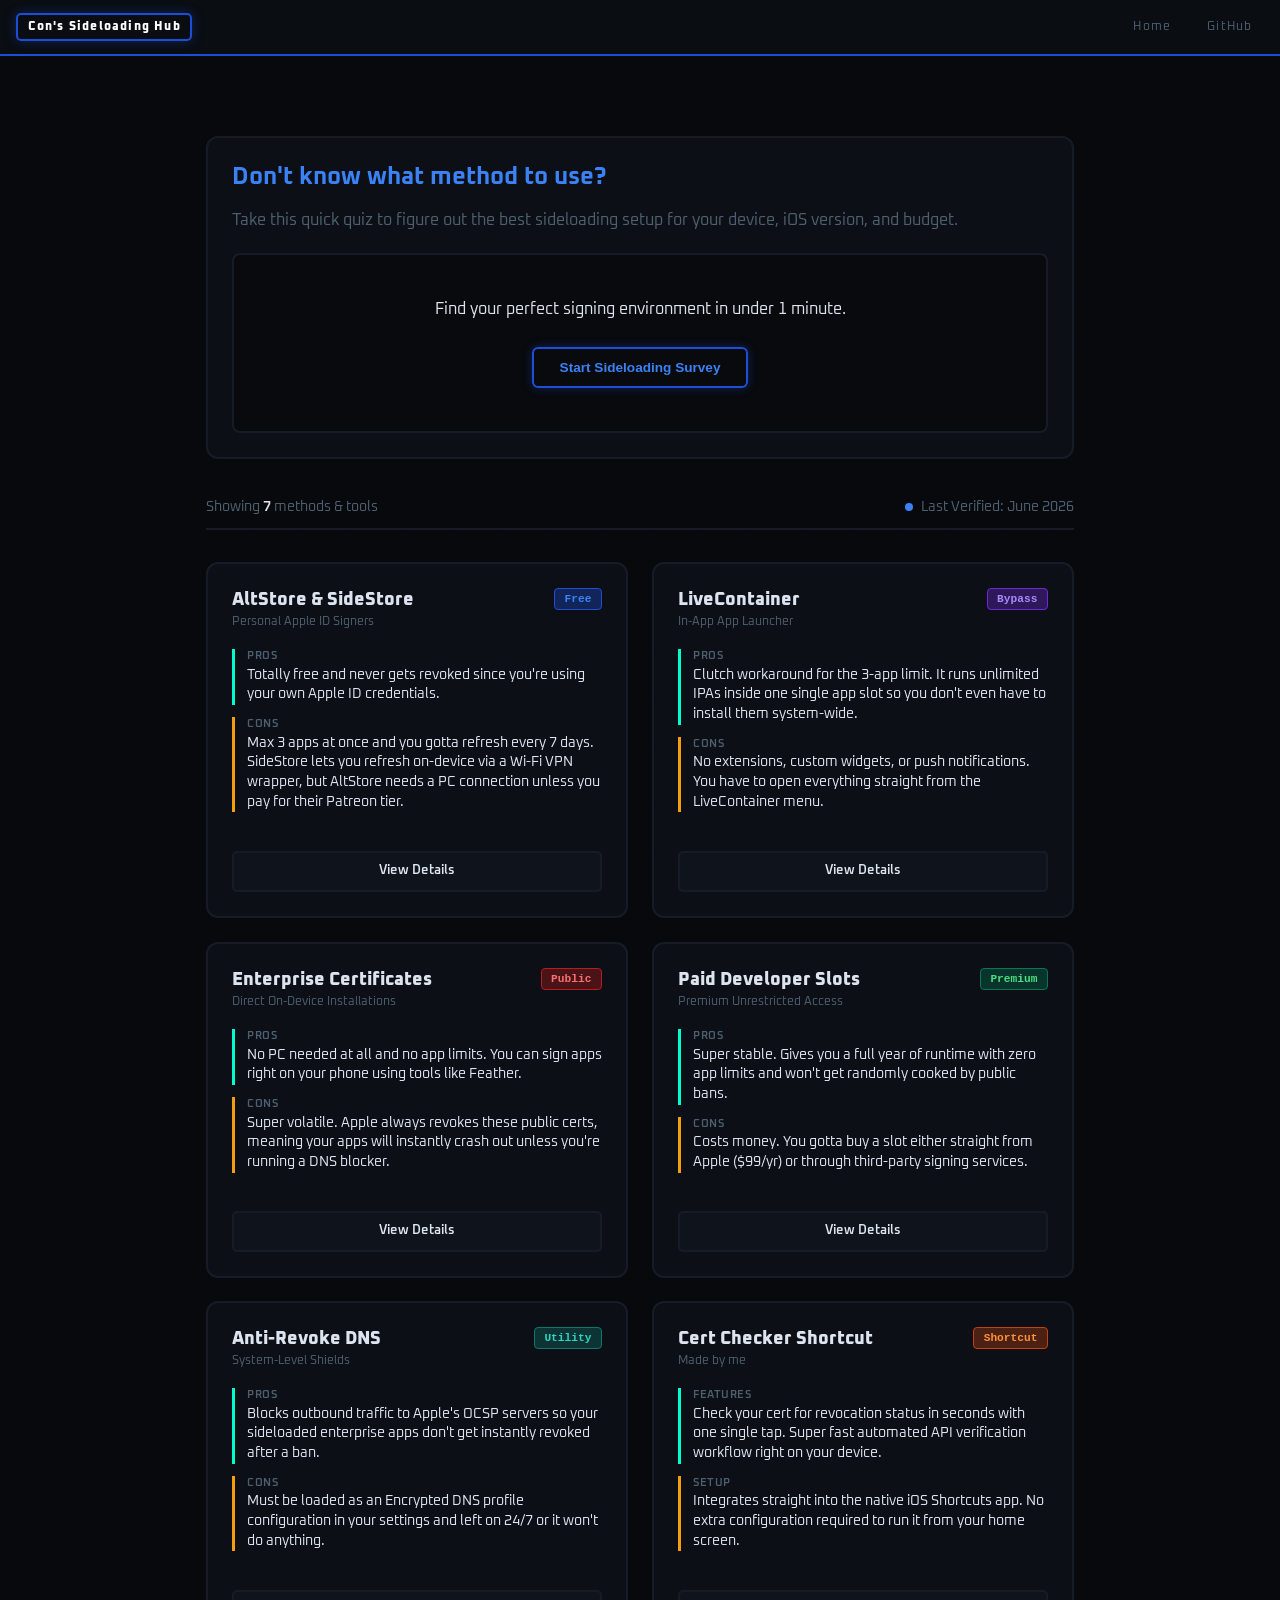
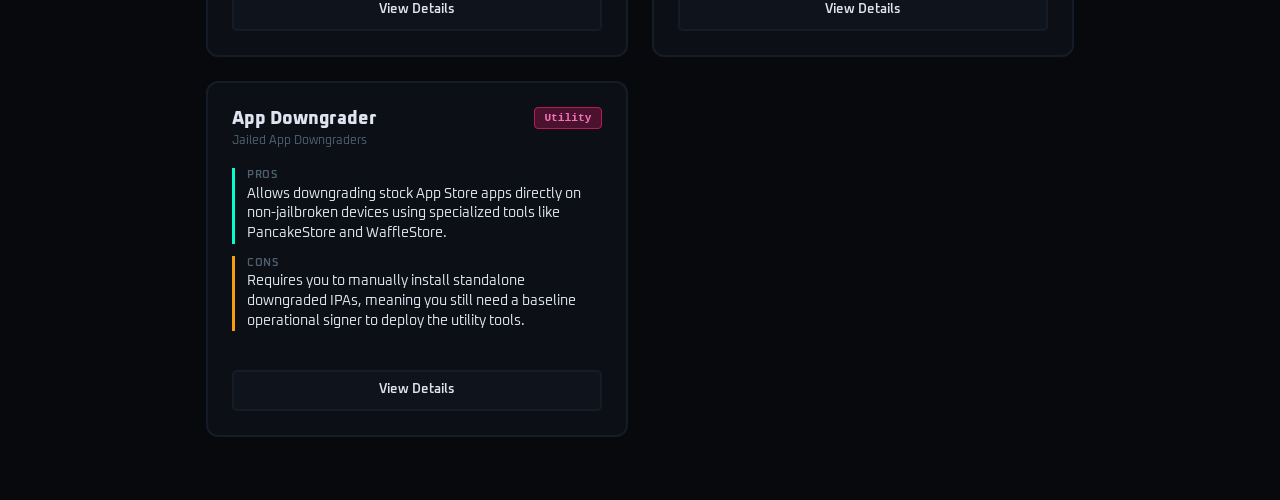
<file: sideloading/index.html>
<!DOCTYPE html>
<html lang="en">
<head>
  <meta charset="UTF-8">
  <meta name="viewport" content="width=device-width, initial-scale=1.0">
  <title>Con's Sideloading Hub</title>

  <!-- Google Fonts & Global Stylesheet -->
  <link href="https://fonts.googleapis.com/css2?family=Oxanium:wght=400;600;800&display=swap" rel="stylesheet">
  <link rel="stylesheet" href="../style.css">

  <style>
    /* ==========================================================================
       PAGE-SPECIFIC STRUCTURAL LAYOUT (Non-Global Overrides)
       ========================================================================== */
    
    /* Strict 2-Column Layout Grid for Method Cards */
    .method-grid {
      display: grid;
      grid-template-columns: 1fr;
      gap: 1.5rem;
      margin-top: 2rem;
    }

    @media (min-width: 640px) {
      .method-grid {
        grid-template-columns: repeat(2, 1fr); /* Restricts to exactly 2 columns wide on desktop */
      }
    }

    /* Target Sideloading Cards to inherit Global Dynamic Theme Styles */
    .custom-card {
      background: var(--card);
      border: 2px solid var(--border);
      border-radius: 12px;
      padding: 1.5rem;
      text-align: left;
      display: flex;
      flex-direction: column;
      justify-content: space-between;
      
      /* Butter-Smooth 60fps Hover Overrides */
      transition: transform 0.3s cubic-bezier(0.25, 0.8, 0.25, 1), 
                  border-color 0.3s ease, 
                  box-shadow 0.3s ease,
                  filter 0.3s ease;
      will-change: transform, box-shadow;
    }

    /* Reactive hover that adapts to color overrides automatically */
    .custom-card:hover {
      border-color: var(--accent);
      box-shadow: 0 0 15px var(--accent-glow);
      transform: translateY(-4px);
    }

    /* Header structure inside the cards */
    .card-top {
      display: flex;
      justify-content: space-between;
      align-items: flex-start;
      margin-bottom: 1rem;
    }

    .card-title h3 {
      font-size: 1.15rem;
      margin: 0;
      font-weight: 800;
    }

    .card-subtitle {
      font-size: 0.75rem;
      color: var(--text-muted);
      margin-top: 0.2rem;
    }

    /* Dynamic Pricing & Tag Badges */
    .badge {
      font-family: monospace;
      font-size: 0.7rem;
      font-weight: bold;
      padding: 0.25rem 0.6rem;
      border-radius: 4px;
      border: 1.5px solid var(--accent);
      background: var(--accent-glow);
      color: var(--accent-text);
      transition: all 0.3s ease;
    }

    /* Pro / Con Side-Border Callouts */
    .pros-cons-container {
      margin: 1.2rem 0;
    }

    .pro-group, .con-group {
      padding-left: 0.75rem;
      margin-bottom: 0.75rem;
    }

    .pro-group { border-left: 3px solid #00ffcc; }
    .con-group { border-left: 3px solid #f59e0b; }

    .group-label {
      font-size: 0.7rem;
      text-transform: uppercase;
      letter-spacing: 0.05em;
      color: var(--text-muted);
      font-weight: 600;
      margin-bottom: 0.15rem;
    }

    .group-text {
      font-size: 0.85rem;
      color: var(--text);
      line-height: 1.45;
    }

    /* Survey/Quiz Container Adjustments */
    .survey-hero {
      margin-bottom: 2.5rem;
      position: relative;
      overflow: hidden;
      border: 2px solid var(--border);
      border-radius: 12px;

      /* Butter-Smooth 60fps Hover Overrides for Hero Quiz */
      transition: transform 0.3s cubic-bezier(0.25, 0.8, 0.25, 1), 
                  border-color 0.3s ease, 
                  box-shadow 0.3s ease;
      will-change: transform, box-shadow;
    }

    .survey-hero:hover {
      border-color: var(--accent);
      box-shadow: 0 0 15px var(--accent-glow);
      transform: translateY(-4px);
    }

    .survey-box {
      background: rgba(0, 0, 0, 0.35);
      padding: 1.5rem;
      border-radius: 8px;
      border: 2px solid var(--border);
      margin-top: 1.2rem;
      min-height: 180px;
      display: flex;
      flex-direction: column;
      justify-content: center;
      transition: all 0.4s ease;
    }

    /* Quiz Slide Transitions */
    .quiz-slide {
      transition: opacity 0.3s ease, transform 0.3s ease;
      opacity: 1;
      transform: translateY(0);
    }

    .quiz-slide.fade-out {
      opacity: 0;
      transform: translateY(-10px);
    }

    .quiz-slide.fade-in {
      opacity: 0;
      transform: translateY(10px);
    }

    .quiz-options {
      display: flex;
      flex-direction: column;
      gap: 0.75rem;
      margin-top: 1rem;
    }

    .quiz-opt-btn {
      background: rgba(22, 28, 39, 0.6);
      border: 2.5px solid var(--border);
      color: var(--text);
      padding: 0.8rem 1.2rem;
      border-radius: 8px;
      text-align: left;
      cursor: pointer;
      font-family: 'Oxanium', sans-serif;
      font-size: 0.9rem;
      transition: all 0.25s ease;
    }

    .quiz-opt-btn:hover {
      border-color: var(--accent);
      background: var(--accent-glow);
      box-shadow: 0 0 10px var(--accent-glow);
      transform: translateX(4px);
    }

    /* Quiz Progress Bar */
    .quiz-progress-bar {
      width: 100%;
      height: 4px;
      background: var(--border);
      border-radius: 2px;
      margin-bottom: 1.2rem;
      overflow: hidden;
    }

    .quiz-progress-fill {
      height: 100%;
      width: 0%;
      background: var(--accent-text);
      box-shadow: 0 0 8px var(--accent-text);
      transition: width 0.3s ease;
    }

    /* Bottom Info Status Bar */
    .status-bar {
      display: flex;
      justify-content: space-between;
      align-items: center;
      border-bottom: 2px solid var(--border);
      padding-bottom: 0.75rem;
      margin-bottom: 1.5rem;
      font-size: 0.85rem;
      color: var(--text-muted);
    }

    .status-indicator {
      display: inline-flex;
      align-items: center;
      gap: 0.5rem;
    }

    .status-dot {
      width: 8px;
      height: 8px;
      background-color: var(--accent-text);
      border-radius: 50%;
    }

    /* View Details Action Link */
    .view-link {
      display: block;
      width: 100%;
      text-align: center;
      font-size: 0.8rem;
      font-weight: 600;
      padding: 0.65rem;
      background: rgba(22, 28, 39, 0.4);
      border: 2px solid var(--border);
      border-radius: 5px;
      color: var(--text);
      text-decoration: none;
      margin-top: 1.2rem;
      transition: all 0.3s ease;
      cursor: pointer;
      box-sizing: border-box;
    }

    .view-link:hover {
      background: var(--border);
      border-color: var(--accent);
      color: var(--accent-text);
      box-shadow: 0 0 10px var(--accent-glow);
    }

    /* Header Navbar Overrides for Desktop Alignment */
    .navbar {
      display: flex !important;
      flex-wrap: nowrap !important; /* Forces items to stay in one single row */
      justify-content: space-between !important;
      align-items: center !important;
      width: 100% !important;
    }

    .nav-right {
      display: flex !important;
      gap: 0.8rem !important;
      margin-top: 0 !important; /* Prevents shifting home and github buttons downward */
      align-items: center;
    }

    /* Cyber pulsing border highlight animation */
    @keyframes cyber-pulse {
      0% {
        box-shadow: 0 0 10px var(--accent-glow);
        border-color: var(--accent);
      }
      50% {
        box-shadow: 0 0 30px var(--accent-text), inset 0 0 12px var(--accent-glow);
        border-color: var(--accent-text);
      }
      100% {
        box-shadow: 0 0 10px var(--accent-glow);
        border-color: var(--accent);
      }
    }

    .highlight-card-active {
      animation: cyber-pulse 1.5s infinite alternate !important;
      transform: scale(1.03) !important;
      z-index: 5;
    }
  </style>
</head>
<body>

  <!-- GLOBAL NAVBAR -->
  <div class="navbar">
    <div class="nav-left">
      <span class="nav-link active" style="font-weight: 800; color: #ffffff;">Con's Sideloading Hub</span>
    </div>
    <div class="nav-right">
      <a href="../" class="nav-link">Home</a>
      <a href="https://github.com" target="_blank" class="nav-link">GitHub</a>
    </div>
  </div>

  <!-- MAIN CONTAINER -->
  <div class="container">

    <!-- QUIZ HERO SECTION -->
    <section class="about-box survey-hero accent-blue">
      <h2>Don't know what method to use?</h2>
      <p>Take this quick quiz to figure out the best sideloading setup for your device, iOS version, and budget.</p>
      
      <div class="survey-box" id="quiz-container">
        <div class="quiz-slide" id="quiz-flow">
          <!-- Initial Welcome State -->
          <div style="text-align: center;">
            <p style="font-size: 1rem; color: var(--text); margin-bottom: 1.5rem;">Find your perfect signing environment in under 1 minute.</p>
            <button onclick="startSideloadSurvey()" class="btn" style="margin-top: 0; width: auto;">Start Sideloading Survey</button>
          </div>
        </div>
      </div>
    </section>

    <!-- STATUS/FILTER METRICS BAR -->
    <div class="status-bar">
      <div>
        Showing <span style="color: var(--text); font-weight: 600;">7</span> methods & tools
      </div>
      <div class="status-indicator">
        <span class="status-dot"></span>
        <span>Last Verified: June 2026</span>
      </div>
    </div>

    <!-- CARDS METHOD GRID (Exactly 2 columns wide) -->
    <section class="method-grid">

      <!-- Card 1: AltStore (Accent: Blue) -->
      <div id="card-altstore" class="custom-card accent-blue">
        <div>
          <div class="card-top">
            <div class="card-title">
              <h3>AltStore & SideStore</h3>
              <div class="card-subtitle">Personal Apple ID Signers</div>
            </div>
            <span class="badge">Free</span>
          </div>

          <div class="pros-cons-container">
            <div class="pro-group">
              <div class="group-label">Pros</div>
              <div class="group-text">Totally free and never gets revoked since you're using your own Apple ID credentials.</div>
            </div>
            <div class="con-group">
              <div class="group-label">Cons</div>
              <div class="group-text">Max 3 apps at once and you gotta refresh every 7 days. SideStore lets you refresh on-device via a Wi-Fi VPN wrapper, but AltStore needs a PC connection unless you pay for their Patreon tier.</div>
            </div>
          </div>
        </div>
        <a href="./altstore/" class="view-link">View Details</a>
      </div>

      <!-- Card 2: LiveContainer (Accent: Purple) -->
      <div id="card-livecontainer" class="custom-card accent-purple">
        <div>
          <div class="card-top">
            <div class="card-title">
              <h3>LiveContainer</h3>
              <div class="card-subtitle">In-App App Launcher</div>
            </div>
            <span class="badge">Bypass</span>
          </div>

          <div class="pros-cons-container">
            <div class="pro-group">
              <div class="group-label">Pros</div>
              <div class="group-text">Clutch workaround for the 3-app limit. It runs unlimited IPAs inside one single app slot so you don't even have to install them system-wide.</div>
            </div>
            <div class="con-group">
              <div class="group-label">Cons</div>
              <div class="group-text">No extensions, custom widgets, or push notifications. You have to open everything straight from the LiveContainer menu.</div>
            </div>
          </div>
        </div>
        <a href="./livecontainer/" class="view-link">View Details</a>
      </div>

      <!-- Card 3: Enterprise Certificates (Accent: Red) -->
      <div id="card-enterprise" class="custom-card accent-red">
        <div>
          <div class="card-top">
            <div class="card-title">
              <h3>Enterprise Certificates</h3>
              <div class="card-subtitle">Direct On-Device Installations</div>
            </div>
            <span class="badge">Public</span>
          </div>

          <div class="pros-cons-container">
            <div class="pro-group">
              <div class="group-label">Pros</div>
              <div class="group-text">No PC needed at all and no app limits. You can sign apps right on your phone using tools like Feather.</div>
            </div>
            <div class="con-group">
              <div class="group-label">Cons</div>
              <div class="group-text">Super volatile. Apple always revokes these public certs, meaning your apps will instantly crash out unless you're running a DNS blocker.</div>
            </div>
          </div>
        </div>
        <a href="./enterprise/" class="view-link">View Details</a>
      </div>

      <!-- Card 4: Paid Developer Slots (Accent: Green) -->
      <div id="card-developer" class="custom-card accent-green">
        <div>
          <div class="card-top">
            <div class="card-title">
              <h3>Paid Developer Slots</h3>
              <div class="card-subtitle">Premium Unrestricted Access</div>
            </div>
            <span class="badge">Premium</span>
          </div>

          <div class="pros-cons-container">
            <div class="pro-group">
              <div class="group-label">Pros</div>
              <div class="group-text">Super stable. Gives you a full year of runtime with zero app limits and won't get randomly cooked by public bans.</div>
            </div>
            <div class="con-group">
              <div class="group-label">Cons</div>
              <div class="group-text">Costs money. You gotta buy a slot either straight from Apple ($99/yr) or through third-party signing services.</div>
            </div>
          </div>
        </div>
        <a href="./developer/" class="view-link">View Details</a>
      </div>

      <!-- Card 5: Anti-Revoke DNS (Accent: Turquoise) -->
      <div id="card-dns" class="custom-card accent-turquoise">
        <div>
          <div class="card-top">
            <div class="card-title">
              <h3>Anti-Revoke DNS</h3>
              <div class="card-subtitle">System-Level Shields</div>
            </div>
            <span class="badge">Utility</span>
          </div>

          <div class="pros-cons-container">
            <div class="pro-group">
              <div class="group-label">Pros</div>
              <div class="group-text">Blocks outbound traffic to Apple's OCSP servers so your sideloaded enterprise apps don't get instantly revoked after a ban.</div>
            </div>
            <div class="con-group">
              <div class="group-label">Cons</div>
              <div class="group-text">Must be loaded as an Encrypted DNS profile configuration in your settings and left on 24/7 or it won't do anything.</div>
            </div>
          </div>
        </div>
        <a href="./dns/" class="view-link">View Details</a>
      </div>

      <!-- Card 6: Cert Checker Shortcut (Accent: Orange) -->
      <div id="card-shortcut" class="custom-card accent-orange">
        <div>
          <div class="card-top">
            <div class="card-title">
              <h3>Cert Checker Shortcut</h3>
              <div class="card-subtitle">Made by me</div>
            </div>
            <span class="badge">Shortcut</span>
          </div>

          <div class="pros-cons-container">
            <div class="pro-group">
              <div class="group-label">Features</div>
              <div class="group-text">Check your cert for revocation status in seconds with one single tap. Super fast automated API verification workflow right on your device.</div>
            </div>
            <div class="con-group">
              <div class="group-label">Setup</div>
              <div class="group-text">Integrates straight into the native iOS Shortcuts app. No extra configuration required to run it from your home screen.</div>
            </div>
          </div>
        </div>
        <a href="./shortcut/" class="view-link">View Details</a>
      </div>

      <!-- Card 7: App Downgrader (Accent: Pink) -->
      <div id="card-downgrader" class="custom-card accent-pink">
        <div>
          <div class="card-top">
            <div class="card-title">
              <h3>App Downgrader</h3>
              <div class="card-subtitle">Jailed App Downgraders</div>
            </div>
            <span class="badge">Utility</span>
          </div>

          <div class="pros-cons-container">
            <div class="pro-group">
              <div class="group-label">Pros</div>
              <div class="group-text">Allows downgrading stock App Store apps directly on non-jailbroken devices using specialized tools like PancakeStore and WaffleStore.</div>
            </div>
            <div class="con-group">
              <div class="group-label">Cons</div>
              <div class="group-text">Requires you to manually install standalone downgraded IPAs, meaning you still need a baseline operational signer to deploy the utility tools.</div>
            </div>
          </div>
        </div>
        <a href="https://con.is-cool.dev/sideloading/app-downgrader/" class="view-link">View Details</a>
      </div>

    </section>
  </div>

  <script>
    // Quiz steps and logic
    const surveySteps = [
      {
        question: "What is your budget for sideloading apps?",
        options: [
          { text: "Free ($0) - I don't mind periodic app refreshes", value: "free" },
          { text: "Paid ($10-$20/yr) - I want direct stability with zero limits", value: "premium" }
        ]
      },
      {
        question: "Do you have regular access to a computer (Mac or PC)?",
        options: [
          { text: "Yes, I have a computer available", value: "pc" },
          { text: "No, I am mobile-only", value: "no_pc" }
        ]
      },
      {
        question: "Are you running an exploitable iOS version (iOS 14 - 16.6.1)?",
        options: [
          { text: "Yes, older iOS firmware", value: "exploit" },
          { text: "No, on standard newer iOS (17 - 18+)", value: "new_ios" }
        ]
      }
    ];

    let currentStep = 0;
    let userAnswers = {};

    function startSideloadSurvey() {
      currentStep = 0;
      userAnswers = {};
      renderSurveyStep();
    }

    function transitionQuizSlide(newHtml) {
      const container = document.getElementById('quiz-flow');
      container.classList.add('fade-out');
      
      setTimeout(() => {
        container.innerHTML = newHtml;
        container.classList.remove('fade-out');
        container.classList.add('fade-in');
        
        setTimeout(() => {
          container.classList.remove('fade-in');
        }, 50);
      }, 300);
    }

    function renderSurveyStep() {
      const stepData = surveySteps[currentStep];
      const progressPercent = Math.round((currentStep / surveySteps.length) * 100);

      let optionsHtml = '';
      stepData.options.forEach((opt, idx) => {
        optionsHtml += `
          <button class="quiz-opt-btn" onclick="selectSurveyOption('${opt.value}')">
            ${opt.text}
          </button>
        `;
      });

      const stepHtml = `
        <div class="quiz-progress-bar">
          <div class="quiz-progress-fill" style="width: ${progressPercent}%"></div>
        </div>
        <p style="font-family: monospace; font-size: 0.75rem; color: var(--text-muted); margin-bottom: 0.5rem; text-align: left;">
          STEP ${currentStep + 1} OF ${surveySteps.length}
        </p>
        <h3 style="font-size: 1.1rem; text-align: left; margin-bottom: 1rem; line-height: 1.4;">${stepData.question}</h3>
        <div class="quiz-options">
          ${optionsHtml}
        </div>
      `;

      transitionQuizSlide(stepHtml);
    }

    function selectSurveyOption(val) {
      userAnswers[currentStep] = val;
      currentStep++;

      if (currentStep < surveySteps.length) {
        renderSurveyStep();
      } else {
        calculateBestSideloadingMethod();
      }
    }

    function calculateBestSideloadingMethod() {
      const budget = userAnswers[0];
      const hasPc = userAnswers[1];
      const isExploitable = userAnswers[2];

      let recommendedId = '';
      let recommendedName = '';
      let matchReason = '';

      if (budget === 'premium') {
        recommendedId = 'card-developer';
        recommendedName = 'Paid Developer Slots';
        matchReason = "Since you are willing to spend slightly on a custom slot, Paid Developer Slots offer a perfect match. You get a full year of hassle-free runtime, zero developer limit, and complete independence from revokes.";
      } else if (hasPc === 'pc') {
        if (isExploitable === 'exploit') {
          recommendedId = 'card-livecontainer';
          recommendedName = 'LiveContainer';
          matchReason = "Because you have access to a PC and an older, exploitable iOS version, LiveContainer is your best companion. It allows running unlimited IPAs inside a single on-device container safely.";
        } else {
          recommendedId = 'card-altstore';
          recommendedName = 'AltStore & SideStore';
          matchReason = "Since you want a free solution and have access to a PC, AltStore / SideStore is the gold standard. They compile the code cleanly utilizing your own developer signature, meaning zero public ban potential.";
        }
      } else {
        // No PC, Free Budget
        recommendedId = 'card-enterprise';
        recommendedName = 'Enterprise Certificates';
        matchReason = "Because you are mobile-only and looking for a free solution, Public Enterprise Certificates represent your match. *Note: Ensure you configure the Anti-Revoke DNS profile to protect your setup!*";
      }

      // Display quiz result
      const resultHtml = `
        <div class="quiz-progress-bar">
          <div class="quiz-progress-fill" style="width: 100%; background-color: #00ffcc; box-shadow: 0 0 10px #00ffcc;"></div>
        </div>
        <h3 style="font-size: 1.25rem; color: #00ffcc; margin-bottom: 0.5rem; text-align: left;">🎉 Match Found: ${recommendedName}!</h3>
        <p style="font-size: 0.85rem; line-height: 1.5; color: var(--text); text-align: left; margin-bottom: 1.2rem;">
          ${matchReason}
        </p>
        <div style="display: flex; gap: 0.75rem; justify-content: flex-start; flex-wrap: wrap;">
          <button onclick="scrollAndHighlightMethod('${recommendedId}')" class="btn" style="margin-top: 0; padding: 0.5rem 1rem; font-size: 0.8rem;">
            Highlight Match
          </button>
          <button onclick="startSideloadSurvey()" class="btn" style="margin-top: 0; padding: 0.5rem 1rem; font-size: 0.8rem; background: transparent; border-color: var(--border); color: var(--text-muted);">
            Restart Quiz
          </button>
        </div>
      `;

      transitionQuizSlide(resultHtml);
    }

    function scrollAndHighlightMethod(id) {
      // Clear existing highlight classes
      document.querySelectorAll('.custom-card').forEach(el => {
        el.classList.remove('highlight-card-active');
      });

      const element = document.getElementById(id);
      if (element) {
        element.scrollIntoView({ behavior: 'smooth', block: 'center' });
        setTimeout(() => {
          element.classList.add('highlight-card-active');
        }, 400);
      }
    }
  </script>
</body>
</html>
</file>
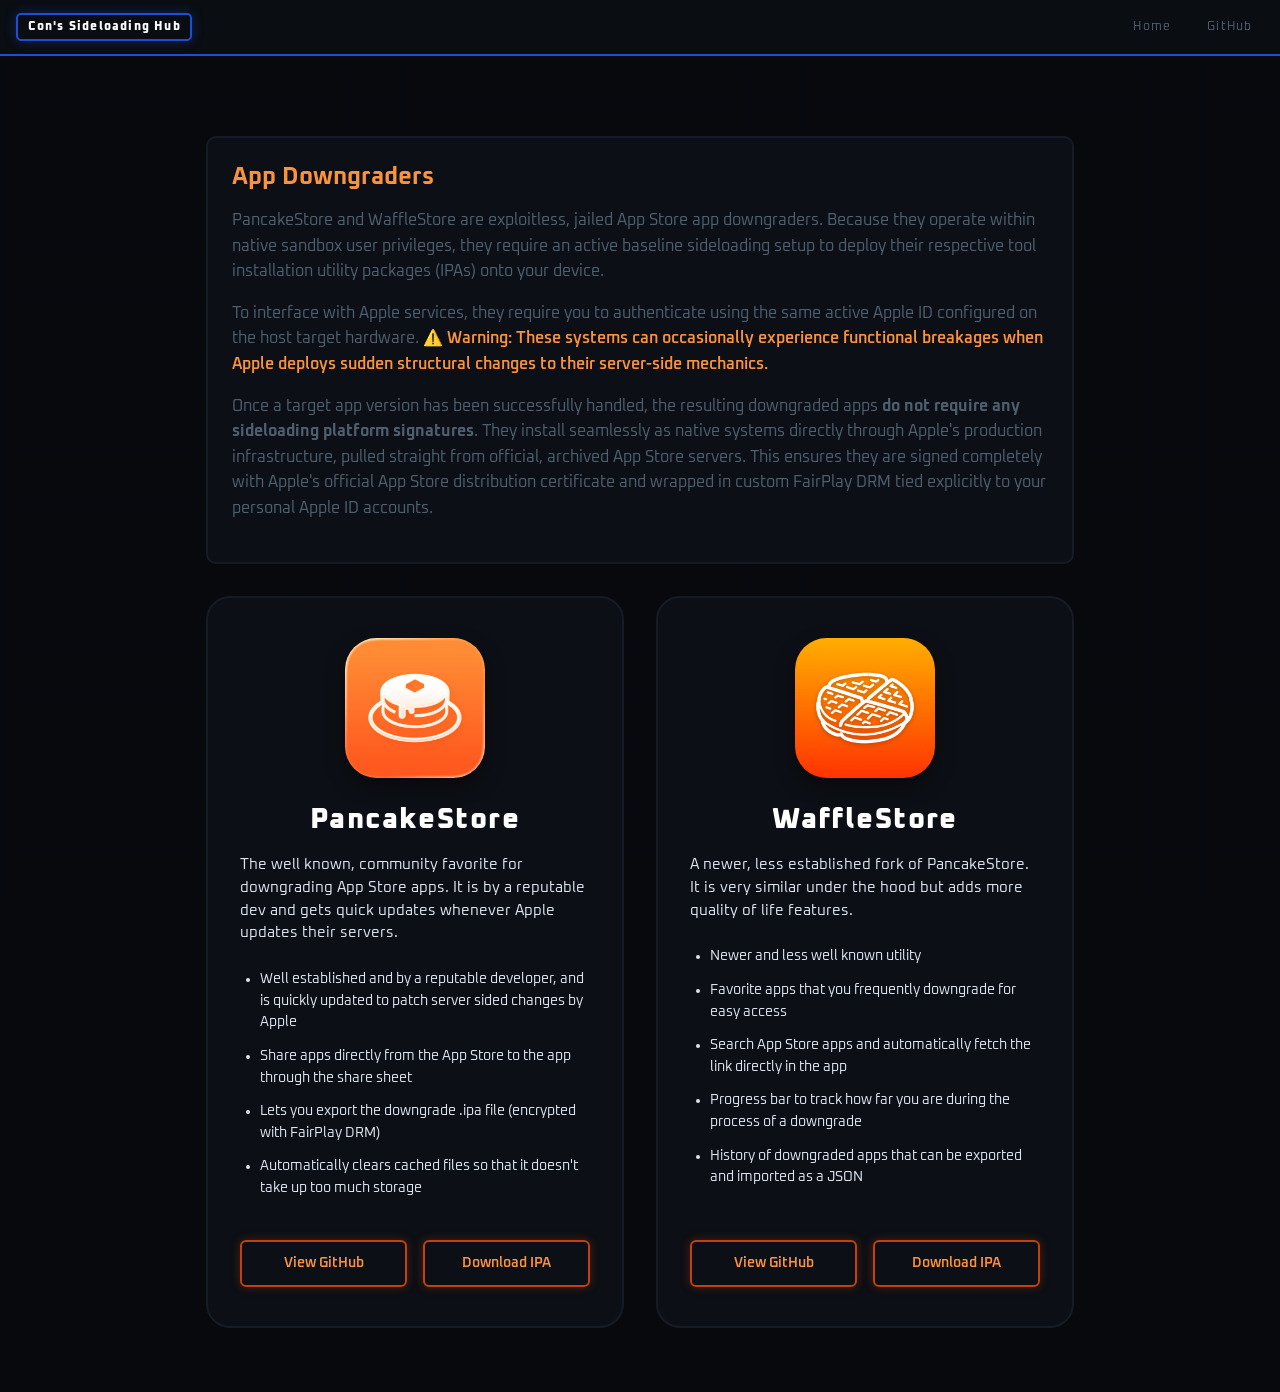
<file: sideloading/app-downgrader/index.html>
<!DOCTYPE html>
<html lang="en">
<head>
  <meta charset="UTF-8">
  <meta name="viewport" content="width=device-width, initial-scale=1.0">
  <title>App Downgraders - Con's Sideloading Hub</title>

  <!-- Google Fonts & Global Stylesheet Referencing (Fixed Path) -->
  <link href="https://fonts.googleapis.com/css2?family=Oxanium:wght=400;600;800&display=swap" rel="stylesheet">
  <link rel="stylesheet" href="../../style.css">

  <style>
    /* ==========================================================================
       PAGE-SPECIFIC STRUCTURAL LAYOUT
       ========================================================================== */
    
    /* Layout definition for the two comparison columns */
    .downgrader-grid {
      display: grid;
      grid-template-columns: 1fr;
      gap: 2rem;
      margin-top: 2rem;
    }

    @media (min-width: 768px) {
      .downgrader-grid {
        grid-template-columns: repeat(2, 1fr); /* Pristine 50/50 split on desktop */
      }
    }

    /* Core Card Structure matching your design specifications */
    .store-card {
      border-radius: 24px; /* Matches the organic curve of modern UI design blocks */
      padding: 2.5rem 2rem;
      text-align: center;
      display: flex;
      flex-direction: column;
      justify-content: space-between;
      align-items: center;
      /* Background, border, and hover animations are now handled globally by style.css */
    }

    /* Precise iOS Squircle Masking to eliminate unwanted outer image borders */
    .app-logo-wrapper {
      width: 140px;
      height: 140px;
      margin: 0 auto 1.5rem;
      overflow: hidden;
      border-radius: 22.5%; /* Exact proportional radius replicating iOS app clipping */
      box-shadow: 0 8px 20px rgba(0, 0, 0, 0.4);
      background: #000;
      display: flex;
      align-items: center;
      justify-content: center;
    }

    .app-logo {
      width: 100%;
      height: 100%;
      object-fit: cover;
    }

    /* Card Content Styling */
    .store-card h2 {
      font-size: 1.8rem;
      font-weight: 800;
      color: #ffffff;
      margin-bottom: 1rem;
      letter-spacing: 0.05em;
    }

    .store-card p {
      font-size: 0.95rem;
      color: var(--text);
      line-height: 1.5;
      text-align: left;
      margin-bottom: 1.5rem;
    }

    /* Precise alignment matching your draft lists */
    .features-list {
      text-align: left;
      width: 100%;
      padding-left: 1.25rem;
      margin-bottom: 2.5rem;
    }

    .features-list li {
      font-size: 0.9rem;
      color: var(--text);
      line-height: 1.5;
      margin-bottom: 0.75rem;
    }

    /* Split-action row alignment for tool installation buttons */
    .card-actions {
      display: flex;
      gap: 1rem;
      width: 100%;
      margin-top: auto;
    }

    .card-actions .btn {
      flex: 1;
      margin-top: 0;
      padding: 0.8rem 0.5rem;
      font-size: 0.85rem;
      text-align: center;
      white-space: nowrap;
    }

    /* Strict execution of global desktop header navigation styling */
    .navbar {
      display: flex !important;
      flex-wrap: nowrap !important;
      justify-content: space-between !important;
      align-items: center !important;
      width: 100% !important;
    }

    .nav-right {
      display: flex !important;
      gap: 0.8rem !important;
      margin-top: 0 !important;
      align-items: center;
    }

    /* Warning Block Emphasis Text Styling */
    .warning-text {
      color: var(--accent-text);
      font-weight: 600;
    }
  </style>
</head>
<body>

  <!-- GLOBAL NAVBAR (Enforced Blue Sideloading Theme context) -->
  <div class="navbar accent-blue">
    <div class="nav-left">
      <span class="nav-link active" style="font-weight: 800; color: #ffffff;">Con's Sideloading Hub</span>
    </div>
    <div class="nav-right">
      <a href="../../" class="nav-link">Home</a>
      <a href="https://github.com" target="_blank" class="nav-link">GitHub</a>
    </div>
  </div>

  <!-- MAIN CONTAINER -->
  <div class="container">

    <!-- OVERVIEW & DOCUMENTATION HERO BOX -->
    <section class="about-box accent-orange">
      <h2>App Downgraders</h2>
      <p>
        PancakeStore and WaffleStore are exploitless, jailed App Store app downgraders. Because they operate within native sandbox user privileges, they require an active baseline sideloading setup to deploy their respective tool installation utility packages (IPAs) onto your device.
      </p>
      <p>
        To interface with Apple services, they require you to authenticate using the same active Apple ID configured on the host target hardware. <span class="warning-text">⚠️ Warning: These systems can occasionally experience functional breakages when Apple deploys sudden structural changes to their server-side mechanics.</span>
      </p>
      <p>
        Once a target app version has been successfully handled, the resulting downgraded apps <strong>do not require any sideloading platform signatures</strong>. They install seamlessly as native systems directly through Apple's production infrastructure, pulled straight from official, archived App Store servers. This ensures they are signed completely with Apple's official App Store distribution certificate and wrapped in custom FairPlay DRM tied explicitly to your personal Apple ID accounts.
      </p>
    </section>

    <!-- UTILITY OVERVIEW COMPARISON GRID -->
    <main class="downgrader-grid">

      <!-- TOOL ONE: PANCAKESTORE -->
      <article class="store-card accent-orange">
        <div style="width: 100%;">
          <div class="app-logo-wrapper">
            <img src="../../images/Pancakestorelogo.jpg" alt="PancakeStore App Logo" class="app-logo">
          </div>
          
          <h2>PancakeStore</h2>
          <p>The well known, community favorite for downgrading App Store apps. It is by a reputable dev and gets quick updates whenever Apple updates their servers.</p>
          
          <ul class="features-list">
            <li>Well established and by a reputable developer, and is quickly updated to patch server sided changes by Apple</li>
            <li>Share apps directly from the App Store to the app through the share sheet</li>
            <li>Lets you export the downgrade .ipa file (encrypted with FairPlay DRM)</li>
            <li>Automatically clears cached files so that it doesn't take up too much storage</li>
          </ul>
        </div>

        <div class="card-actions">
          <a href="https://github.com/jailbreakdotparty/PancakeStore" target="_blank" class="btn">View GitHub</a>
          <a href="https://github.com/jailbreakdotparty/PancakeStore/releases/latest" target="_blank" class="btn">Download IPA</a>
        </div>
      </article>

      <!-- TOOL TWO: WAFFLESTORE -->
      <article class="store-card accent-orange">
        <div style="width: 100%;">
          <div class="app-logo-wrapper">
            <img src="../../images/Wafflestorelogo.jpg" alt="WaffleStore App Logo" class="app-logo">
          </div>
          
          <h2>WaffleStore</h2>
          <p>A newer, less established fork of PancakeStore. It is very similar under the hood but adds more quality of life features.</p>
          
          <ul class="features-list">
            <li>Newer and less well known utility</li>
            <li>Favorite apps that you frequently downgrade for easy access</li>
            <li>Search App Store apps and automatically fetch the link directly in the app</li>
            <li>Progress bar to track how far you are during the process of a downgrade</li>
            <li>History of downgraded apps that can be exported and imported as a JSON</li>
          </ul>
        </div>

        <div class="card-actions">
          <a href="https://github.com/nxtcoreee3/WaffleStore" target="_blank" class="btn">View GitHub</a>
          <a href="https://github.com/nxtcoreee3/WaffleStore/releases/latest" target="_blank" class="btn">Download IPA</a>
        </div>
      </article>

    </main>
  </div>

</body>
</html>
</file>
<file: style.css>
/* ==========================================================================
   THEME VARIABLES & COLOR UTILITIES (Dark Cyber Theme)
   ========================================================================== */
:root {
  --bg: #07090d;
  --card: #0c0f15;
  --text: #dde4f0;
  --text-muted: #4e6070;
  --border: #161c27;
  --nav-bg: rgba(12, 15, 21, 0.8);

  /* Fallback/Default Theme (Vivid Blue) */
  --accent: #1d4ed8;
  --accent-glow: rgba(29, 78, 216, 0.35);
  --accent-text: #3b82f6;
}

/* Scoped overrides that automatically tint cards, buttons, or badges */
.accent-blue {
  --accent: #1d4ed8;
  --accent-glow: rgba(29, 78, 216, 0.35);
  --accent-text: #3b82f6;
}

.accent-red {
  --accent: #b91c1c;
  --accent-glow: rgba(185, 28, 28, 0.35);
  --accent-text: #f87171;
}

.accent-orange {
  --accent: #c2410c;
  --accent-glow: rgba(194, 65, 12, 0.35);
  --accent-text: #fb923c;
}

.accent-yellow {
  --accent: #a16207;
  --accent-glow: rgba(161, 98, 7, 0.35);
  --accent-text: #facc15;
}

.accent-green {
  --accent: #047857;
  --accent-glow: rgba(4, 120, 87, 0.35);
  --accent-text: #4ade80;
}

.accent-turquoise {
  --accent: #0f766e;
  --accent-glow: rgba(15, 118, 110, 0.35);
  --accent-text: #2dd4bf;
}

.accent-purple {
  --accent: #6d28d9;
  --accent-glow: rgba(109, 40, 217, 0.35);
  --accent-text: #a78bfa;
}

.accent-pink {
  --accent: #be185d;
  --accent-glow: rgba(190, 24, 93, 0.35);
  --accent-text: #f472b6;
}

.accent-white {
  --accent: #e2e8f0;
  --accent-glow: rgba(226, 232, 240, 0.15);
  --accent-text: #ffffff;
}

/* ==========================================================================
   BASE RESETS
   ========================================================================== */
* {
  margin: 0;
  padding: 0;
  box-sizing: border-box;
  transition: all 0.25s ease;
}

html, body {
  overflow-x: hidden;
}

body {
  background: var(--bg);
  color: var(--text);
  font-family: 'Oxanium', sans-serif;
  min-height: 100vh;
}

/* Subtle technological background grid */
body::before {
  content: '';
  position: fixed;
  inset: 0;
  background-image:
    linear-gradient(rgba(29, 78, 216, 0.02) 1px, transparent 1px),
    linear-gradient(90deg, rgba(29, 78, 216, 0.02) 1px, transparent 1px);
  background-size: 50px 50px;
  z-index: 0;
  pointer-events: none;
}

/* ==========================================================================
   LAYOUT CONTAINER
   ========================================================================== */
.container {
  position: relative;
  z-index: 1;
  max-width: 900px;
  padding: 2rem 1rem 4rem;
  margin: auto;
  text-align: center;
}

/* ==========================================================================
   NAVBAR
   ========================================================================== */
.navbar {
  position: sticky;
  top: 0;
  z-index: 10;
  display: flex;
  flex-wrap: wrap;
  justify-content: space-between;
  align-items: center;
  padding: 0.8rem 1rem;
  background: var(--nav-bg);
  backdrop-filter: blur(10px);
  border-bottom: 2px solid var(--accent); /* Adapts dynamically */
}

.nav-left {
  display: flex;
  flex-wrap: wrap;
  gap: 0.5rem;
}

.nav-link {
  text-decoration: none;
  color: var(--text-muted);
  font-size: 0.75rem;
  letter-spacing: 0.1em;
  padding: 0.3rem 0.6rem;
  border-radius: 5px;
  border: 2px solid transparent;
  white-space: nowrap;
}

.nav-link:hover {
  color: var(--text);
  border: 2px solid var(--accent);
  box-shadow: 0 0 10px var(--accent-glow);
}

.nav-link.active {
  color: var(--accent-text);
  border: 2px solid var(--accent);
  box-shadow: 0 0 12px var(--accent-glow);
}

.nav-right {
  display: flex;
  gap: 0.4rem;
  margin-top: 0.3rem;
}

/* ==========================================================================
   TYPOGRAPHY & HERO TITLE
   ========================================================================== */
h1 {
  font-size: clamp(2.5rem, 10vw, 5rem);
  font-weight: 800;
  letter-spacing: 0.05em;
  text-transform: uppercase;
  background: linear-gradient(140deg, #ffffff 20%, var(--accent-text) 100%);
  -webkit-background-clip: text;
  -webkit-text-fill-color: transparent;
}

.tagline {
  margin-top: 1rem;
  font-size: 1rem;
  color: var(--text-muted);
  padding: 0 0.5rem;
}

/* ==========================================================================
   BUTTONS
   ========================================================================== */
.btn {
  margin-top: 2rem;
  display: inline-block;
  padding: 0.7rem 1.6rem;
  border: 2px solid var(--accent);
  color: var(--accent-text);
  text-decoration: none;
  border-radius: 6px;
  font-size: 0.85rem;
  box-shadow: 0 0 10px var(--accent-glow);
  background: transparent;
  font-weight: 600;
  cursor: pointer;
  will-change: transform, box-shadow;
  transition: transform 0.3s cubic-bezier(0.25, 0.8, 0.25, 1), 
              background-color 0.3s ease, 
              box-shadow 0.3s ease;
}

.btn:hover {
  background: var(--accent-glow);
  box-shadow: 0 0 20px var(--accent-glow);
  transform: translateY(-2px);
}

/* ==========================================================================
   CONTENT CARDS & CONTAINERS (Global Dynamic Animation Architecture)
   ========================================================================== */
.about-box, .custom-card, .store-card {
  background: var(--card);
  border: 2px solid var(--border);
  text-align: left;
  
  /* High-performance hardware acceleration preparation */
  will-change: transform, box-shadow, border-color;
  transition: transform 0.3s cubic-bezier(0.25, 0.8, 0.25, 1), 
              border-color 0.3s ease, 
              box-shadow 0.3s ease;
}

/* Individual component base structural details */
.about-box {
  margin-top: 3rem;
  padding: 1.5rem;
  border-radius: 10px;
}

.about-box h2 {
  color: var(--accent-text);
  margin-bottom: 1rem;
}

.about-box p {
  color: var(--text-muted);
  margin-bottom: 1rem;
  line-height: 1.6;
}

/* Automated Hover State Integration mapping variables instantly */
.about-box:hover, .custom-card:hover, .store-card:hover {
  border-color: var(--accent);
  box-shadow: 0 0 20px var(--accent-glow);
  transform: translateY(-4px);
}
</file>
